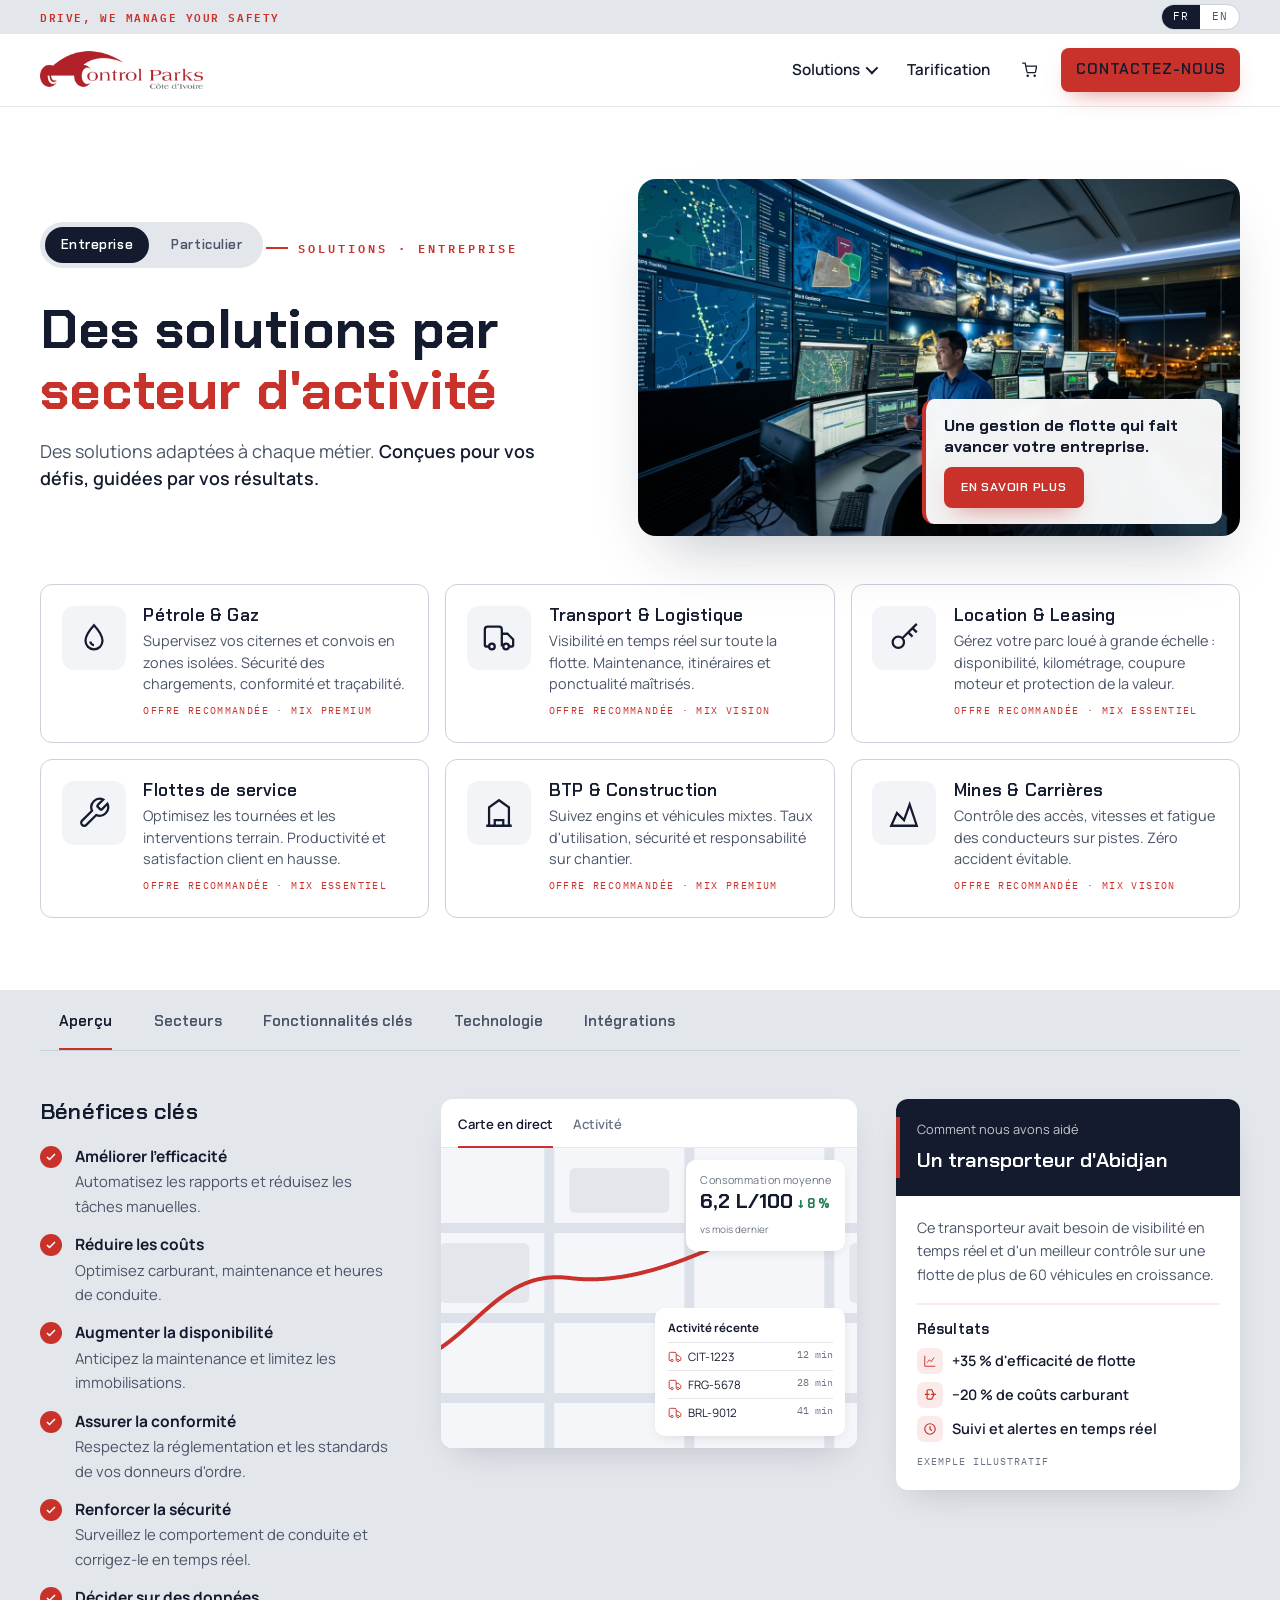
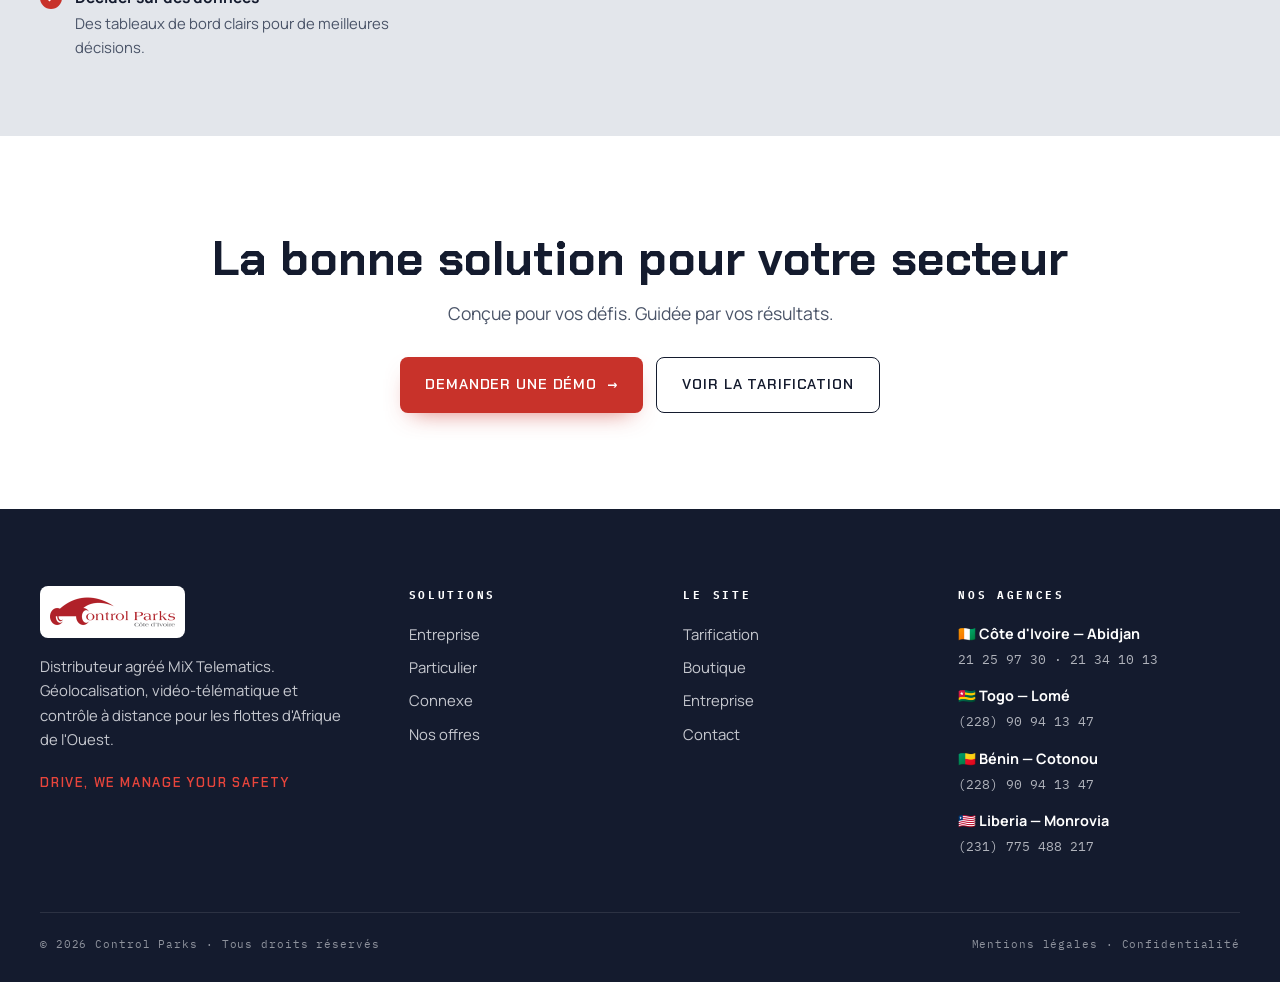
<file: solutions-entreprise.html>
<!DOCTYPE html>
<html lang="fr">
<head>
<meta charset="utf-8">
<meta name="viewport" content="width=device-width, initial-scale=1">
<title>Solutions Entreprise — Control Parks</title>
<meta name="description" content="Solutions de gestion de flotte par secteur : pétrole & gaz, transport, location, BTP, mines. Control Parks, distributeur agréé MiX Telematics.">
<link rel="preconnect" href="https://fonts.googleapis.com">
<link rel="preconnect" href="https://fonts.gstatic.com" crossorigin>
<link rel="stylesheet" href="https://fonts.googleapis.com/css2?family=Chakra+Petch:wght@500;600;700&family=Manrope:wght@400;500;600;700;800&family=IBM+Plex+Mono:wght@400;500;600&display=swap">
<link rel="stylesheet" href="assets/cp/style.css">
</head>
<body data-solution="entreprise">
<!-- ================= EN-TÊTE ================= -->
<header id="hdr">
  <div class="topbar">
    <div class="container topbar-in">
      <span class="slogan">Drive, we manage your safety</span>
      <div class="lang" role="group" aria-label="Langue">
        <button type="button" data-lang="fr" class="act" aria-pressed="true">FR</button>
        <button type="button" data-lang="en" aria-pressed="false">EN</button>
      </div>
    </div>
  </div>
  <nav class="main container" aria-label="Navigation principale">
    <a href="index.html#/" class="logo" id="logoMain" data-nav>
      <span class="logo-mark"><svg viewBox="0 0 24 24" fill="none" stroke="#fff" stroke-width="2" stroke-linecap="round" stroke-linejoin="round"><path d="M12 21s-7-5.5-7-11a7 7 0 1 1 14 0c0 5.5-7 11-7 11z"/><circle cx="12" cy="10" r="2.6"/></svg></span>
      <img src="images/logo-control-parks.png" alt="Control Parks — Côte d'Ivoire" onerror="this.parentNode.classList.add('no-img')">
      <span class="logo-txt">Control Parks<small>Drive, we manage your safety</small></span>
    </a>
    <button class="burger" id="burger" aria-label="Menu" aria-expanded="false" aria-controls="navLinks"><span></span><span></span><span></span></button>
    <ul class="nav-links" id="navLinks">
      <li class="has-dd" id="ddSolutions">
        <button type="button" aria-haspopup="true" aria-expanded="false"><span data-i18n="nav.solutions">Solutions</span> <span class="chev"></span></button>
        <div class="dropdown">
          <a href="solutions-entreprise.html" data-nav><span><span data-i18n="nav.entreprise">Entreprise</span><small data-i18n="nav.entreprise.sub">Flottes professionnelles, PME et grands comptes</small></span><span class="arrow">→</span></a>
          <a href="solutions-particulier.html" data-nav><span><span data-i18n="nav.particulier">Particulier</span><small data-i18n="nav.particulier.sub">Protégez votre véhicule personnel</small></span><span class="arrow">→</span></a>
          <a href="index.html#/solutions/connexe" data-nav><span><span data-i18n="nav.connexe">Connexe</span><small data-i18n="nav.connexe.sub">Services et équipements associés</small></span><span class="arrow">→</span></a>
          <div class="dd-foot"><a class="btn btn-red btn-sm" href="index.html#contact" data-nav data-i18n="nav.souscrire">Souscrire</a></div>
        </div>
      </li>
      <li><a href="index.html#/tarification" data-nav data-i18n="nav.tarification">Tarification</a></li>
      <li><button type="button" class="cart-btn" id="cartBtn" aria-label="Panier" title="Panier"><svg viewBox="0 0 24 24" fill="none" stroke="currentColor" stroke-width="2" stroke-linecap="round" stroke-linejoin="round"><circle cx="9" cy="21" r="1"/><circle cx="20" cy="21" r="1"/><path d="M1 1h4l2.7 13.4a2 2 0 0 0 2 1.6h9.7a2 2 0 0 0 2-1.6L23 6H6"/></svg><span class="cart-badge" id="cartBadge">0</span></button></li>
      <li class="nav-cta"><a class="btn btn-red" href="index.html#contact" data-nav data-i18n="nav.contact">Contactez-nous</a></li>
    </ul>
  </nav>
</header>
<main>
  <!-- HÉRO : titre + photo -->
  <section class="sol-hero">
    <div class="container sol-hero-in">
      <div class="rv rv-l">
        <nav class="sol-switch" aria-label="Type de solution">
          <a href="solutions-entreprise.html" data-type="entreprise" data-i18n="sol.sw.entreprise">Entreprise</a>
          <a href="solutions-particulier.html" data-type="particulier" data-i18n="sol.sw.particulier">Particulier</a>
        </nav>
        <span class="eyebrow" id="solEyebrow">Solutions</span>
        <h1 id="solTitle">Des solutions par secteur d'activité</h1>
        <p class="lead" id="solLead"></p>
      </div>
      <div class="sol-photo rv rv-r rv-d200" id="solPhoto">
        <div class="ph"><svg viewBox="0 0 24 24" fill="none" stroke-width="1.5"><rect x="3" y="3" width="18" height="18" rx="2"/><circle cx="8.5" cy="8.5" r="1.5"/><path d="M21 15l-5-5L5 21"/></svg><span data-i18n="sol.photo">Votre photo ici</span><code></code></div>
        <img alt="" loading="lazy" onerror="imgTry(this)">
        <div class="sol-caption rv rv-d600"><b id="solCaption"></b><a class="btn btn-red btn-sm" href="#details" data-i18n="sol.more">En savoir plus</a></div>
      </div>
    </div>
  </section>

  <!-- GRILLE DES SECTEURS / USAGES -->
  <section class="ind-sec">
    <div class="container"><div class="ind-grid rv-stagger" id="indGrid"></div></div>
  </section>

  <!-- ONGLETS : aperçu, secteurs, fonctionnalités, technologie, intégrations -->
  <section class="sol-tabs" id="details">
    <div class="container">
      <div class="tabbar" id="tabbar" role="tablist"></div>
      <div id="tabPanels"></div>
    </div>
  </section>

  <!-- APPEL À L'ACTION -->
  <section class="sol-cta">
    <div class="container">
      <h2 class="rv" id="ctaTitle"></h2>
      <p class="rv rv-d200" id="ctaText"></p>
      <div class="cta-row rv rv-d250">
        <a class="btn btn-red" href="index.html#contact"><span data-i18n="sol.cta.demo">Demander une démo</span> <span class="arr">→</span></a>
        <a class="btn btn-ghost" href="index.html#/tarification" data-i18n="sol.cta.prix">Voir la tarification</a>
      </div>
    </div>
  </section>
</main>
<!-- ================= PIED DE PAGE ================= -->
<footer>
  <div class="container">
    <div class="foot-grid rv rv-stagger">
      <div class="foot-brand">
        <a href="index.html#/" class="foot-logo" data-nav><img src="images/logo-control-parks.png" alt="Control Parks — Côte d'Ivoire" onerror="this.parentNode.classList.add('no-img')"><span class="logo-txt">Control Parks</span></a>
        <p data-i18n="foot.text">Distributeur agréé MiX Telematics. Géolocalisation, vidéo-télématique et contrôle à distance pour les flottes d'Afrique de l'Ouest.</p>
        <span class="slogan">Drive, we manage your safety</span>
      </div>
      <div>
        <h5 data-i18n="nav.solutions">Solutions</h5>
        <ul>
          <li><a href="solutions-entreprise.html" data-nav data-i18n="nav.entreprise">Entreprise</a></li>
          <li><a href="solutions-particulier.html" data-nav data-i18n="nav.particulier">Particulier</a></li>
          <li><a href="index.html#/solutions/connexe" data-nav data-i18n="nav.connexe">Connexe</a></li>
          <li><a href="index.html#offres" data-nav data-i18n="foot.offres">Nos offres</a></li>
        </ul>
      </div>
      <div>
        <h5 data-i18n="foot.site">Le site</h5>
        <ul>
          <li><a href="index.html#/tarification" data-nav data-i18n="nav.tarification">Tarification</a></li>
          <li><a href="boutique.html" data-nav data-i18n="foot.boutique">Boutique</a></li>
          <li><a href="index.html#/entreprise" data-nav data-i18n="foot.entreprise">Entreprise</a></li>
          <li><a href="index.html#contact" data-nav data-i18n="foot.contact">Contact</a></li>
        </ul>
      </div>
      <div>
        <h5 data-i18n="foot.agences">Nos agences</h5>
        <div id="footAgences"></div>
      </div>
    </div>
    <div class="foot-bottom">
      <span>© <span id="year">2026</span> Control Parks · <span data-i18n="foot.rights">Tous droits réservés</span></span>
      <span><a href="#" data-i18n="foot.legal">Mentions légales</a> · <a href="#" data-i18n="foot.privacy">Confidentialité</a></span>
    </div>
  </div>
</footer>

<!-- PANIER -->
<div class="cart-veil" id="cartVeil"></div>
<aside class="cart-drawer" id="cartDrawer" aria-label="Panier" aria-hidden="true">
  <div class="cart-head"><h3 data-i18n="cart.title">Votre panier</h3><button type="button" class="cart-close" id="cartClose" aria-label="Fermer">×</button></div>
  <div class="cart-body" id="cartBody"></div>
  <div class="cart-foot">
    <div class="cart-total"><span data-i18n="cart.total">Total</span><b id="cartTotal">0 FCFA</b></div>
    <a class="btn btn-red" href="boutique.html" data-nav id="cartGo"><span data-i18n="cart.go">Voir la boutique</span> <span class="arr">→</span></a>
  </div>
</aside>

<button class="to-top" id="toTop" aria-label="Haut de page"><svg viewBox="0 0 24 24" fill="none" stroke="currentColor" stroke-width="2.5"><path d="M12 19V5m-7 7l7-7 7 7"/></svg></button>
<script src="assets/cp/common.js"></script>
<script src="assets/cp/solutions.js"></script>
</body>
</html>
</file>
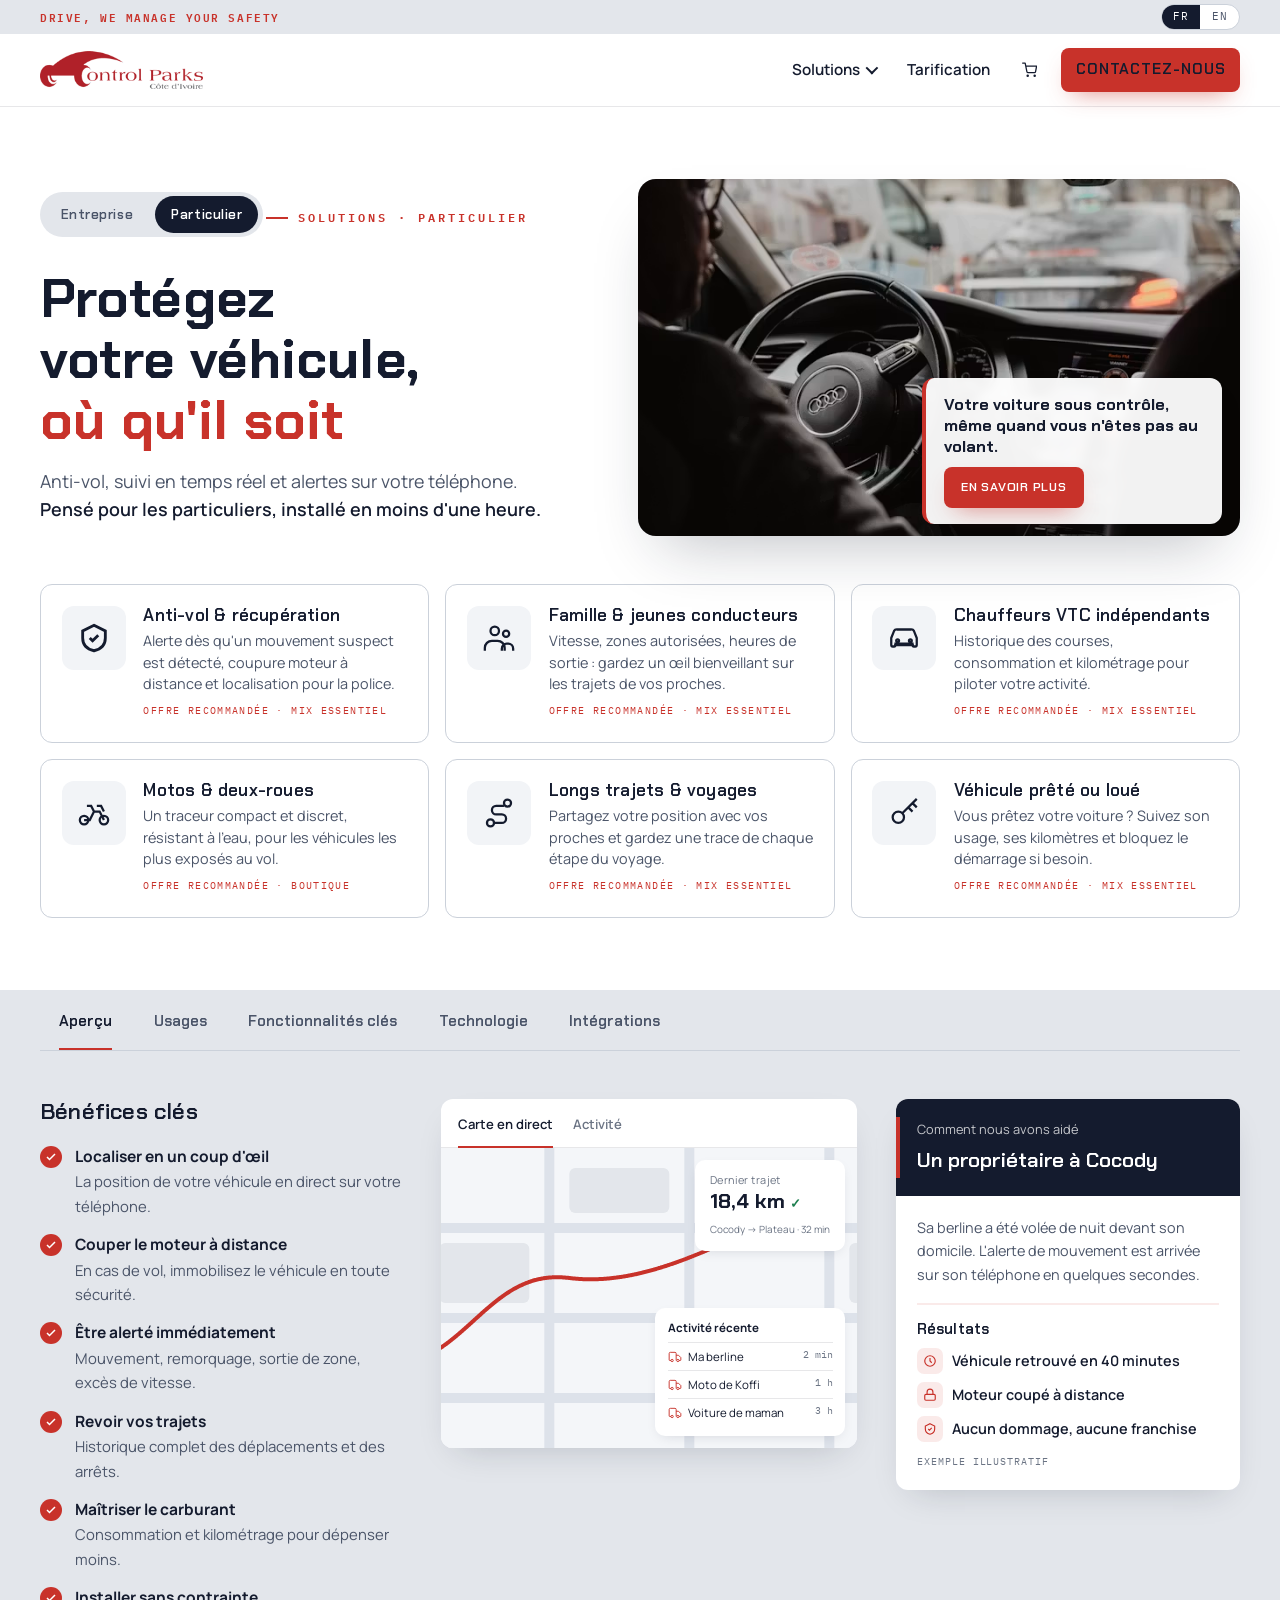
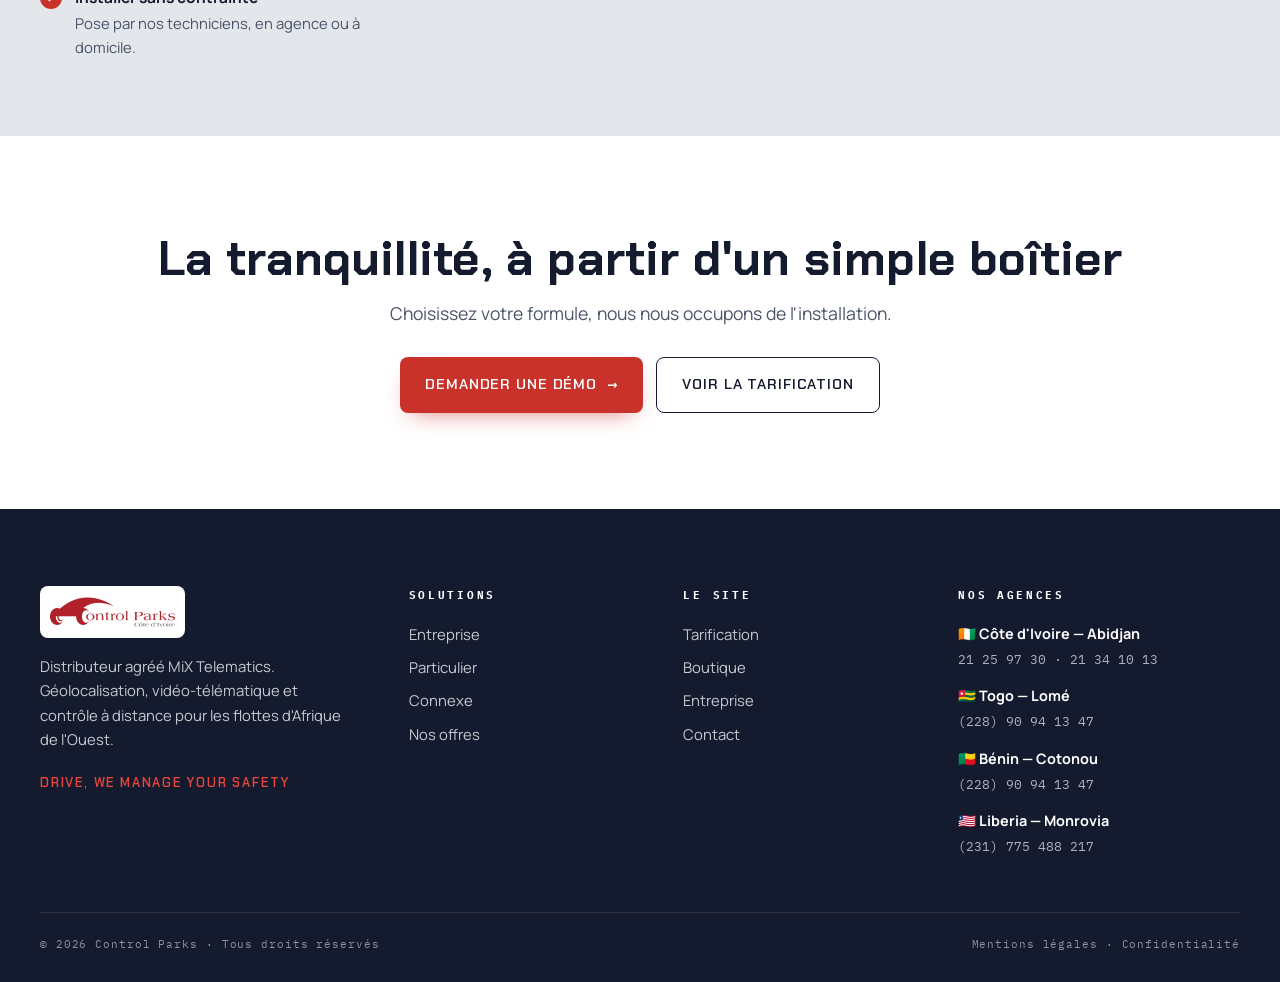
<file: solutions-particulier.html>
<!DOCTYPE html>
<html lang="fr">
<head>
<meta charset="utf-8">
<meta name="viewport" content="width=device-width, initial-scale=1">
<title>Solutions Particulier — Control Parks</title>
<meta name="description" content="Anti-vol, suivi en temps réel et alertes sur votre téléphone : la télématique Control Parks pour les particuliers.">
<link rel="preconnect" href="https://fonts.googleapis.com">
<link rel="preconnect" href="https://fonts.gstatic.com" crossorigin>
<link rel="stylesheet" href="https://fonts.googleapis.com/css2?family=Chakra+Petch:wght@500;600;700&family=Manrope:wght@400;500;600;700;800&family=IBM+Plex+Mono:wght@400;500;600&display=swap">
<link rel="stylesheet" href="assets/cp/style.css">
</head>
<body data-solution="particulier">
<!-- ================= EN-TÊTE ================= -->
<header id="hdr">
  <div class="topbar">
    <div class="container topbar-in">
      <span class="slogan">Drive, we manage your safety</span>
      <div class="lang" role="group" aria-label="Langue">
        <button type="button" data-lang="fr" class="act" aria-pressed="true">FR</button>
        <button type="button" data-lang="en" aria-pressed="false">EN</button>
      </div>
    </div>
  </div>
  <nav class="main container" aria-label="Navigation principale">
    <a href="index.html#/" class="logo" id="logoMain" data-nav>
      <span class="logo-mark"><svg viewBox="0 0 24 24" fill="none" stroke="#fff" stroke-width="2" stroke-linecap="round" stroke-linejoin="round"><path d="M12 21s-7-5.5-7-11a7 7 0 1 1 14 0c0 5.5-7 11-7 11z"/><circle cx="12" cy="10" r="2.6"/></svg></span>
      <img src="images/logo-control-parks.png" alt="Control Parks — Côte d'Ivoire" onerror="this.parentNode.classList.add('no-img')">
      <span class="logo-txt">Control Parks<small>Drive, we manage your safety</small></span>
    </a>
    <button class="burger" id="burger" aria-label="Menu" aria-expanded="false" aria-controls="navLinks"><span></span><span></span><span></span></button>
    <ul class="nav-links" id="navLinks">
      <li class="has-dd" id="ddSolutions">
        <button type="button" aria-haspopup="true" aria-expanded="false"><span data-i18n="nav.solutions">Solutions</span> <span class="chev"></span></button>
        <div class="dropdown">
          <a href="solutions-entreprise.html" data-nav><span><span data-i18n="nav.entreprise">Entreprise</span><small data-i18n="nav.entreprise.sub">Flottes professionnelles, PME et grands comptes</small></span><span class="arrow">→</span></a>
          <a href="solutions-particulier.html" data-nav><span><span data-i18n="nav.particulier">Particulier</span><small data-i18n="nav.particulier.sub">Protégez votre véhicule personnel</small></span><span class="arrow">→</span></a>
          <a href="index.html#/solutions/connexe" data-nav><span><span data-i18n="nav.connexe">Connexe</span><small data-i18n="nav.connexe.sub">Services et équipements associés</small></span><span class="arrow">→</span></a>
          <div class="dd-foot"><a class="btn btn-red btn-sm" href="index.html#contact" data-nav data-i18n="nav.souscrire">Souscrire</a></div>
        </div>
      </li>
      <li><a href="index.html#/tarification" data-nav data-i18n="nav.tarification">Tarification</a></li>
      <li><button type="button" class="cart-btn" id="cartBtn" aria-label="Panier" title="Panier"><svg viewBox="0 0 24 24" fill="none" stroke="currentColor" stroke-width="2" stroke-linecap="round" stroke-linejoin="round"><circle cx="9" cy="21" r="1"/><circle cx="20" cy="21" r="1"/><path d="M1 1h4l2.7 13.4a2 2 0 0 0 2 1.6h9.7a2 2 0 0 0 2-1.6L23 6H6"/></svg><span class="cart-badge" id="cartBadge">0</span></button></li>
      <li class="nav-cta"><a class="btn btn-red" href="index.html#contact" data-nav data-i18n="nav.contact">Contactez-nous</a></li>
    </ul>
  </nav>
</header>
<main>
  <!-- HÉRO : titre + photo -->
  <section class="sol-hero">
    <div class="container sol-hero-in">
      <div class="rv rv-l">
        <nav class="sol-switch" aria-label="Type de solution">
          <a href="solutions-entreprise.html" data-type="entreprise" data-i18n="sol.sw.entreprise">Entreprise</a>
          <a href="solutions-particulier.html" data-type="particulier" data-i18n="sol.sw.particulier">Particulier</a>
        </nav>
        <span class="eyebrow" id="solEyebrow">Solutions</span>
        <h1 id="solTitle">Des solutions par secteur d'activité</h1>
        <p class="lead" id="solLead"></p>
      </div>
      <div class="sol-photo rv rv-r rv-d200" id="solPhoto">
        <div class="ph"><svg viewBox="0 0 24 24" fill="none" stroke-width="1.5"><rect x="3" y="3" width="18" height="18" rx="2"/><circle cx="8.5" cy="8.5" r="1.5"/><path d="M21 15l-5-5L5 21"/></svg><span data-i18n="sol.photo">Votre photo ici</span><code></code></div>
        <img alt="" loading="lazy" onerror="imgTry(this)">
        <div class="sol-caption rv rv-d600"><b id="solCaption"></b><a class="btn btn-red btn-sm" href="#details" data-i18n="sol.more">En savoir plus</a></div>
      </div>
    </div>
  </section>

  <!-- GRILLE DES SECTEURS / USAGES -->
  <section class="ind-sec">
    <div class="container"><div class="ind-grid rv-stagger" id="indGrid"></div></div>
  </section>

  <!-- ONGLETS : aperçu, secteurs, fonctionnalités, technologie, intégrations -->
  <section class="sol-tabs" id="details">
    <div class="container">
      <div class="tabbar" id="tabbar" role="tablist"></div>
      <div id="tabPanels"></div>
    </div>
  </section>

  <!-- APPEL À L'ACTION -->
  <section class="sol-cta">
    <div class="container">
      <h2 class="rv" id="ctaTitle"></h2>
      <p class="rv rv-d200" id="ctaText"></p>
      <div class="cta-row rv rv-d250">
        <a class="btn btn-red" href="index.html#contact"><span data-i18n="sol.cta.demo">Demander une démo</span> <span class="arr">→</span></a>
        <a class="btn btn-ghost" href="index.html#/tarification" data-i18n="sol.cta.prix">Voir la tarification</a>
      </div>
    </div>
  </section>
</main>
<!-- ================= PIED DE PAGE ================= -->
<footer>
  <div class="container">
    <div class="foot-grid rv rv-stagger">
      <div class="foot-brand">
        <a href="index.html#/" class="foot-logo" data-nav><img src="images/logo-control-parks.png" alt="Control Parks — Côte d'Ivoire" onerror="this.parentNode.classList.add('no-img')"><span class="logo-txt">Control Parks</span></a>
        <p data-i18n="foot.text">Distributeur agréé MiX Telematics. Géolocalisation, vidéo-télématique et contrôle à distance pour les flottes d'Afrique de l'Ouest.</p>
        <span class="slogan">Drive, we manage your safety</span>
      </div>
      <div>
        <h5 data-i18n="nav.solutions">Solutions</h5>
        <ul>
          <li><a href="solutions-entreprise.html" data-nav data-i18n="nav.entreprise">Entreprise</a></li>
          <li><a href="solutions-particulier.html" data-nav data-i18n="nav.particulier">Particulier</a></li>
          <li><a href="index.html#/solutions/connexe" data-nav data-i18n="nav.connexe">Connexe</a></li>
          <li><a href="index.html#offres" data-nav data-i18n="foot.offres">Nos offres</a></li>
        </ul>
      </div>
      <div>
        <h5 data-i18n="foot.site">Le site</h5>
        <ul>
          <li><a href="index.html#/tarification" data-nav data-i18n="nav.tarification">Tarification</a></li>
          <li><a href="boutique.html" data-nav data-i18n="foot.boutique">Boutique</a></li>
          <li><a href="index.html#/entreprise" data-nav data-i18n="foot.entreprise">Entreprise</a></li>
          <li><a href="index.html#contact" data-nav data-i18n="foot.contact">Contact</a></li>
        </ul>
      </div>
      <div>
        <h5 data-i18n="foot.agences">Nos agences</h5>
        <div id="footAgences"></div>
      </div>
    </div>
    <div class="foot-bottom">
      <span>© <span id="year">2026</span> Control Parks · <span data-i18n="foot.rights">Tous droits réservés</span></span>
      <span><a href="#" data-i18n="foot.legal">Mentions légales</a> · <a href="#" data-i18n="foot.privacy">Confidentialité</a></span>
    </div>
  </div>
</footer>

<!-- PANIER -->
<div class="cart-veil" id="cartVeil"></div>
<aside class="cart-drawer" id="cartDrawer" aria-label="Panier" aria-hidden="true">
  <div class="cart-head"><h3 data-i18n="cart.title">Votre panier</h3><button type="button" class="cart-close" id="cartClose" aria-label="Fermer">×</button></div>
  <div class="cart-body" id="cartBody"></div>
  <div class="cart-foot">
    <div class="cart-total"><span data-i18n="cart.total">Total</span><b id="cartTotal">0 FCFA</b></div>
    <a class="btn btn-red" href="boutique.html" data-nav id="cartGo"><span data-i18n="cart.go">Voir la boutique</span> <span class="arr">→</span></a>
  </div>
</aside>

<button class="to-top" id="toTop" aria-label="Haut de page"><svg viewBox="0 0 24 24" fill="none" stroke="currentColor" stroke-width="2.5"><path d="M12 19V5m-7 7l7-7 7 7"/></svg></button>
<script src="assets/cp/common.js"></script>
<script src="assets/cp/solutions.js"></script>
</body>
</html>
</file>
<file: assets/cp/style.css>
/* =====================================================================
   CONTROL PARKS V2 — THÈME CLAIR
   Palette : blanc (base) · gris #E3E6EB (sections alternées) · rouge #C8322A (textes, boutons)
   ===================================================================== */
:root{
  --red:#C8322A; --red-hot:#E8453C; --red-deep:#A3261F; --red-dim:rgba(200,50,42,.10);
  --paper:#FFFFFF; --grey:#E3E6EB; --grey-2:#CBD1DA; --grey-3:#9AA3B2; --grey-soft:#F2F4F7;
  --ink:#141B2E; --ink-mid:#4A5468; --ink-soft:#6B7484; --navy:#0B132B;
  --line:rgba(20,27,46,.10);
  --disp:'Chakra Petch',sans-serif; --body:'Manrope',sans-serif; --mono:'IBM Plex Mono',monospace;
  --shadow-lg:0 30px 60px -24px rgba(20,27,46,.28); --shadow-md:0 14px 34px -16px rgba(20,27,46,.22); --shadow-sm:0 4px 14px -6px rgba(20,27,46,.18);
  --r-lg:18px; --r-md:12px; --r-sm:8px;
  --ease:cubic-bezier(.22,.8,.28,1);
  --hdr-h:72px;
}
*,*::before,*::after{box-sizing:border-box;margin:0;padding:0}
html{scroll-behavior:smooth;-webkit-text-size-adjust:100%;overflow-x:hidden}
body{font-family:var(--body);color:var(--ink);background:var(--paper);line-height:1.65;overflow-x:hidden;-webkit-font-smoothing:antialiased}
img,video,svg{max-width:100%;display:block}
a{color:inherit;text-decoration:none}
button{font:inherit;color:inherit;background:none;border:0;cursor:pointer}
ul{list-style:none}
::selection{background:var(--red);color:#fff}
:focus-visible{outline:2px solid var(--red);outline-offset:3px;border-radius:4px}
h1,h2,h3,h4,.disp{font-family:var(--disp);line-height:1.12;letter-spacing:.2px;text-wrap:balance}
h1{font-size:clamp(2rem,4.2vw,3.4rem);font-weight:700}
h2{font-size:clamp(1.6rem,3vw,2.4rem);font-weight:700}
h3{font-size:1.35rem;font-weight:600}
h4{font-size:1.1rem;font-weight:600}
mark{background:none;color:var(--red)}
.mono{font-family:var(--mono)}
.container{width:min(1200px,100% - 2*clamp(16px,4vw,40px));margin-inline:auto}
.eyebrow{font-family:var(--mono);font-size:.72rem;font-weight:600;letter-spacing:.26em;text-transform:uppercase;color:var(--red);display:inline-flex;align-items:center;gap:.6rem}
.eyebrow::before{content:"";width:22px;height:2px;background:var(--red);flex:none}
.eyebrow.center{justify-content:center}
.sec-head{max-width:720px;margin-bottom:2.6rem}
.sec-head.center{margin-inline:auto;text-align:center}
.sec-head h2{margin:.7rem 0 .8rem}
.sec-head p{color:var(--ink-mid);font-size:1.05rem;max-width:62ch}
.sec-head.center p{margin-inline:auto}
.blk{padding-block:clamp(64px,8vw,104px)}
.blk.grey{background:var(--grey)}

/* ---------- ANIMATIONS D'APPARITION (façon AOS) ----------
   .rv            fade-up (défaut)          .rv-l  fade-right : arrive depuis la gauche
   .rv-r          fade-left : arrive depuis la droite     .rv-zoom  zoom-in
   .rv-d200 / .rv-d250 / .rv-d400 / .rv-d600 / .rv-d800   délais
   .rv-stagger    les enfants directs apparaissent l'un après l'autre (200 ms d'écart)
   Sans JS ou avec « réduire les animations », tout est visible directement. */
.rv{opacity:1;transform:none}
html.js .rv{opacity:0;transform:translate3d(0,36px,0);transition:opacity .8s var(--ease),transform .8s var(--ease)}
html.js .rv.rv-l{transform:translate3d(-48px,0,0)}
html.js .rv.rv-r{transform:translate3d(48px,0,0)}
html.js .rv.rv-zoom{transform:scale(.92)}
html.js .rv.in{opacity:1;transform:none}
html.js .rv-d200{transition-delay:.2s} html.js .rv-d250{transition-delay:.25s} html.js .rv-d400{transition-delay:.4s} html.js .rv-d600{transition-delay:.6s} html.js .rv-d800{transition-delay:.8s}
html.js .rv-d1{transition-delay:.2s} html.js .rv-d2{transition-delay:.4s} html.js .rv-d3{transition-delay:.6s}
html.js .rv-stagger>*{opacity:0;transform:translate3d(0,26px,0);transition:opacity .7s var(--ease),transform .7s var(--ease)}
html.js .rv-stagger.in>*{opacity:1;transform:none}
html.js .rv-stagger.in>*:nth-child(2){transition-delay:.2s} html.js .rv-stagger.in>*:nth-child(3){transition-delay:.4s} html.js .rv-stagger.in>*:nth-child(4){transition-delay:.6s} html.js .rv-stagger.in>*:nth-child(5){transition-delay:.8s} html.js .rv-stagger.in>*:nth-child(6){transition-delay:1s}
@media (prefers-reduced-motion:reduce){html.js .rv,html.js .rv-stagger>*{opacity:1;transform:none;transition:none} *{animation-duration:.001s!important;animation-iteration-count:1!important;transition-duration:.001s!important}}

/* ---------- boutons ---------- */
.btn{display:inline-flex;align-items:center;justify-content:center;gap:.6rem;font-family:var(--disp);font-weight:600;font-size:.9rem;letter-spacing:.06em;text-transform:uppercase;padding:.95rem 1.6rem;border-radius:var(--r-sm);transition:transform .25s var(--ease),box-shadow .25s var(--ease),background .25s,color .25s,border-color .25s;white-space:nowrap}
.btn .arr{transition:transform .25s var(--ease)}
.btn:hover .arr{transform:translateX(4px)}
.btn-red{background:var(--red);color:#fff;box-shadow:0 10px 24px -12px rgba(200,50,42,.7)}
.btn-red:hover{background:var(--red-deep);transform:translateY(-2px);box-shadow:0 16px 30px -12px rgba(200,50,42,.7)}
.btn-ghost{border:1.5px solid var(--ink);color:var(--ink);background:transparent}
.btn-ghost:hover{background:var(--ink);color:#fff;transform:translateY(-2px)}
.btn-light{background:#fff;color:var(--ink);border:1.5px solid var(--grey-2)}
.btn-light:hover{border-color:var(--ink);transform:translateY(-2px)}
.btn-sm{padding:.65rem 1.1rem;font-size:.78rem}

/* ---------- header ---------- */
header#hdr{position:sticky;top:0;z-index:60;background:rgba(255,255,255,.92);backdrop-filter:blur(12px);-webkit-backdrop-filter:blur(12px);border-bottom:1px solid var(--line)}
.topbar{background:var(--grey);font-family:var(--mono);font-size:.7rem;letter-spacing:.14em;text-transform:uppercase;color:var(--ink-mid)}
.topbar-in{display:flex;align-items:center;justify-content:flex-end;gap:1.4rem;height:34px}
.topbar-in .slogan{margin-right:auto;color:var(--red);font-weight:600;display:none}
@media(min-width:640px){.topbar-in .slogan{display:inline}}
.lang{display:inline-flex;border:1px solid var(--grey-2);border-radius:20px;overflow:hidden;background:#fff}
.lang button{padding:.2rem .7rem;font-family:var(--mono);font-size:.68rem;letter-spacing:.1em;color:var(--ink-mid);transition:background .2s,color .2s}
.lang button.act{background:var(--ink);color:#fff}
.lang button:hover:not(.act){color:var(--red)}
nav.main{display:flex;align-items:center;gap:1.4rem;height:var(--hdr-h)}
.logo{display:inline-flex;align-items:center;gap:.7rem;margin-right:auto;font-family:var(--disp)}
.logo img{height:52px;width:auto}
.logo .logo-txt{display:none;font-weight:700;font-size:1.25rem;line-height:1;letter-spacing:.02em;color:var(--ink)}
.logo .logo-txt small{display:block;font-family:var(--mono);font-size:.58rem;letter-spacing:.24em;text-transform:uppercase;color:var(--red);margin-top:.35rem;font-weight:500}
.logo.no-img img{display:none}.logo.no-img .logo-txt{display:block}
.logo-mark{width:38px;height:38px;border-radius:9px;background:var(--red);display:none;align-items:center;justify-content:center;flex:none}
.logo.no-img .logo-mark{display:inline-flex}
.logo-mark svg{width:22px;height:22px}
.nav-links{display:flex;align-items:center;gap:.2rem}
.nav-links>li{position:relative}
.nav-links>li>a,.nav-links>li>button{display:inline-flex;align-items:center;gap:.4rem;padding:.6rem .9rem;font-weight:600;font-size:.95rem;color:var(--ink);border-radius:var(--r-sm);transition:color .2s,background .2s}
.nav-links>li>a:hover,.nav-links>li>button:hover,.nav-links>li.open>button{color:var(--red);background:var(--red-dim)}
.chev{width:9px;height:9px;border-right:2px solid currentColor;border-bottom:2px solid currentColor;transform:rotate(45deg) translateY(-2px);transition:transform .25s}
li.open .chev{transform:rotate(225deg) translateY(-2px)}
.dropdown{position:absolute;top:calc(100% + 10px);left:0;min-width:260px;background:#fff;border:1px solid var(--line);border-radius:var(--r-md);box-shadow:var(--shadow-lg);padding:.6rem;opacity:0;visibility:hidden;transform:translateY(8px);transition:opacity .25s var(--ease),transform .25s var(--ease),visibility .25s}
li.open>.dropdown,li:hover>.dropdown{opacity:1;visibility:visible;transform:none}
.dropdown a{display:flex;align-items:center;justify-content:space-between;gap:1rem;padding:.7rem .85rem;border-radius:var(--r-sm);font-weight:600;font-size:.93rem;transition:background .2s,color .2s}
.dropdown a small{display:block;font-weight:500;font-size:.76rem;color:var(--ink-soft);margin-top:.1rem}
.dropdown a:hover{background:var(--red-dim);color:var(--red)}
.dropdown a .arrow{color:var(--red);opacity:0;transform:translateX(-4px);transition:.2s}
.dropdown a:hover .arrow{opacity:1;transform:none}
.dropdown .dd-foot{margin:.5rem .25rem .1rem;padding-top:.7rem;border-top:1px solid var(--line);display:flex;justify-content:flex-end}
.cart-btn{position:relative;width:44px;height:44px;border-radius:50%;display:inline-flex;align-items:center;justify-content:center;color:var(--ink);transition:background .2s,color .2s}
.cart-btn:hover{background:var(--red-dim);color:var(--red)}
.cart-btn svg{width:22px;height:22px}
.cart-badge{position:absolute;top:2px;right:0;min-width:18px;height:18px;padding:0 5px;border-radius:9px;background:var(--red);color:#fff;font-family:var(--mono);font-size:.64rem;font-weight:600;display:flex;align-items:center;justify-content:center;transform:scale(0);transition:transform .25s var(--ease)}
.cart-badge.show{transform:scale(1)}
.nav-cta{margin-left:.4rem}
.burger{display:none;width:44px;height:44px;flex-direction:column;justify-content:center;align-items:center;gap:5px;border-radius:var(--r-sm)}
.burger span{width:22px;height:2px;background:var(--ink);border-radius:2px;transition:.3s var(--ease)}
.burger[aria-expanded="true"] span:nth-child(1){transform:translateY(7px) rotate(45deg)}
.burger[aria-expanded="true"] span:nth-child(2){opacity:0}
.burger[aria-expanded="true"] span:nth-child(3){transform:translateY(-7px) rotate(-45deg)}
@media(max-width:960px){
  .burger{display:flex}
  .nav-links{position:fixed;inset:calc(var(--hdr-h) + 34px) 0 0 0;background:#fff;flex-direction:column;align-items:stretch;padding:1rem clamp(16px,4vw,40px) 2rem;gap:.2rem;overflow:auto;transform:translateX(100%);visibility:hidden;transition:transform .35s var(--ease),visibility .35s;z-index:59}
  .nav-links.open{transform:none;visibility:visible}
  .nav-links>li>a,.nav-links>li>button{width:100%;justify-content:space-between;font-size:1.05rem;padding:.9rem .6rem}
  .dropdown{position:static;opacity:1;visibility:visible;transform:none;box-shadow:none;border:0;border-left:2px solid var(--grey-2);border-radius:0;margin:.2rem 0 .6rem .6rem;padding:.2rem 0 .2rem .6rem;display:none}
  li.open>.dropdown{display:block}
  .nav-cta{margin:1rem 0 0}
  .nav-cta .btn{width:100%}
}

/* ---------- pages (routage par ancres) ---------- */
.page{display:none}.page.act{display:block}

/* ---------- HÉRO VIDÉO ---------- */
.hero{position:relative;min-height:clamp(520px,74vh,760px);display:flex;align-items:center;background:var(--navy);overflow:hidden;isolation:isolate}
.hero-media{position:absolute;inset:0;z-index:-2}
.hero-media video,.hero-media img{width:100%;height:100%;object-fit:cover}
.hero-veil{position:absolute;inset:0;z-index:-1;background:linear-gradient(90deg,rgba(11,19,43,.55) 0%,rgba(11,19,43,.25) 45%,rgba(11,19,43,.15) 100%)}
.hero-in{display:grid;grid-template-columns:minmax(0,460px) 1fr;align-items:center;padding-block:clamp(56px,7vw,96px) clamp(96px,12vw,150px)}
.hero-panel{background:rgba(255,255,255,.94);backdrop-filter:blur(6px);-webkit-backdrop-filter:blur(6px);border-radius:var(--r-lg);padding:clamp(1.6rem,3vw,2.6rem);box-shadow:var(--shadow-lg);border-left:5px solid var(--red)}
.hero-panel h1{margin:.9rem 0 1rem;font-size:clamp(1.75rem,3.1vw,2.6rem)}
.hero-panel p{color:var(--ink-mid);font-size:1.05rem;max-width:44ch;margin-bottom:1.6rem}
.cta-row{display:flex;gap:.8rem;flex-wrap:wrap}
.hero-live{position:absolute;right:clamp(16px,4vw,48px);top:24px;display:inline-flex;align-items:center;gap:.5rem;font-family:var(--mono);font-size:.68rem;letter-spacing:.2em;color:#fff;background:rgba(11,19,43,.45);border:1px solid rgba(255,255,255,.25);padding:.4rem .8rem;border-radius:20px;backdrop-filter:blur(4px)}
.hero-live i{width:7px;height:7px;border-radius:50%;background:var(--red-hot);box-shadow:0 0 0 0 rgba(232,69,60,.6);animation:pulse 1.8s infinite}
@keyframes pulse{0%{box-shadow:0 0 0 0 rgba(232,69,60,.6)}70%{box-shadow:0 0 0 9px rgba(232,69,60,0)}100%{box-shadow:0 0 0 0 rgba(232,69,60,0)}}
@media(max-width:800px){.hero-in{grid-template-columns:1fr;padding-bottom:clamp(110px,18vw,150px)}.hero-live{display:none}}

/* ---------- CHIFFRES CLÉS (mord sur le bas du héro) ---------- */
.kpi-sec{background:var(--grey);padding-bottom:clamp(40px,5vw,64px)}
.kpi-band{margin-top:-78px;position:relative;z-index:2;display:grid;grid-template-columns:repeat(3,1fr);background:#fff;border-radius:var(--r-lg);box-shadow:var(--shadow-lg);overflow:hidden}
.kpi{padding:clamp(1.4rem,3vw,2.2rem) clamp(1.2rem,3vw,2.4rem);display:flex;flex-direction:column;gap:.3rem;position:relative}
.kpi+.kpi::before{content:"";position:absolute;left:0;top:22%;bottom:22%;width:1px;background:var(--line)}
.kpi b{font-family:var(--disp);font-size:clamp(2rem,4vw,3rem);font-weight:700;color:var(--red);line-height:1;font-variant-numeric:tabular-nums;letter-spacing:-.01em}
.kpi b sup{font-size:.5em;vertical-align:top;margin-left:2px}
.kpi span{font-weight:600;color:var(--ink)}
.kpi small{font-size:.8rem;color:var(--ink-soft)}
@media(max-width:700px){.kpi-band{grid-template-columns:1fr}.kpi+.kpi::before{left:8%;right:8%;top:0;bottom:auto;width:auto;height:1px}}

/* ---------- LOGOS CLIENTS ---------- */
.logos-strip{padding-block:clamp(40px,5vw,60px);background:#fff;border-bottom:1px solid var(--line)}
.logos-head{text-align:center;font-family:var(--mono);font-size:.72rem;letter-spacing:.26em;text-transform:uppercase;color:var(--ink-mid);margin-bottom:1.8rem;display:flex;align-items:center;gap:1.2rem;justify-content:center}
.logos-head::before,.logos-head::after{content:"";flex:0 1 80px;height:1px;background:var(--grey-2)}
.logos-mask{overflow:hidden;-webkit-mask-image:linear-gradient(90deg,transparent,#000 10%,#000 90%,transparent);mask-image:linear-gradient(90deg,transparent,#000 10%,#000 90%,transparent)}
.logos-track{display:flex;gap:clamp(2rem,6vw,5rem);width:max-content;animation:marquee 38s linear infinite;align-items:center}
.logos-mask:hover .logos-track{animation-play-state:paused}
@keyframes marquee{to{transform:translateX(-50%)}}
.logo-item{display:flex;align-items:center;justify-content:center;height:56px;min-width:120px;flex:none}
.logo-item img{max-height:52px;width:auto;object-fit:contain}
.logo-item .logo-fallback{font-family:var(--disp);font-weight:700;font-size:1.1rem;color:var(--ink-mid);letter-spacing:.04em;white-space:nowrap;border:1.5px dashed var(--grey-2);padding:.4rem 1rem;border-radius:var(--r-sm)}

/* ---------- CARTE INTERACTIVE ---------- */
.map-top{display:flex;justify-content:space-between;align-items:flex-end;gap:2rem;flex-wrap:wrap;margin-bottom:2rem}
.map-top .sec-head{margin-bottom:0}
.map-badge{display:inline-flex;align-items:center;gap:.6rem;font-family:var(--mono);font-size:.7rem;letter-spacing:.18em;text-transform:uppercase;color:var(--ink);background:#fff;border:1px solid var(--grey-2);padding:.55rem 1rem;border-radius:20px}
.map-badge i{width:8px;height:8px;border-radius:50%;background:var(--red-hot);animation:pulse 1.8s infinite}
.map-layout{display:grid;grid-template-columns:minmax(0,1.25fr) minmax(320px,.85fr);gap:clamp(1.4rem,3vw,2.6rem);align-items:start}
@media(max-width:900px){.map-layout{grid-template-columns:1fr}}
.map-stage{background:#fff;border-radius:var(--r-lg);box-shadow:var(--shadow-md);padding:clamp(.8rem,2vw,1.4rem);display:flex;flex-direction:column;gap:1rem;position:relative}
.map-box{position:relative;width:100%;aspect-ratio:1000/470;max-width:100%;background:var(--grey-soft);border-radius:var(--r-md);overflow:hidden;cursor:crosshair}
.map-box svg.map{width:100%;height:100%;display:block}
.map-box .cty{fill:#fff;stroke:var(--grey-3);stroke-width:1;transition:fill .3s}
.map-box .cty.on{fill:#FBE9E7;stroke:var(--red);stroke-width:1.2}
.map-box .cty.on.cur{fill:#F6CFCB}
.map-inset{position:absolute;left:12px;top:12px;width:clamp(70px,14%,120px);aspect-ratio:1;background:rgba(255,255,255,.85);border:1px solid var(--grey-2);border-radius:8px;padding:6px;pointer-events:none}
.map-inset svg{width:100%;height:100%}
.map-inset path{fill:#fff;stroke:var(--grey-3);stroke-width:1.2}
.map-inset .zoom{fill:rgba(200,50,42,.12);stroke:var(--red);stroke-width:2.5}
.map-inset .lbl{position:absolute;left:0;right:0;bottom:-16px;text-align:center;font-family:var(--mono);font-size:.55rem;letter-spacing:.14em;text-transform:uppercase;color:var(--ink-soft)}
.mpin{position:absolute;width:0;height:0;overflow:visible}
.mpin button{position:absolute;left:0;top:0;transform:translate(-50%,-50%);width:34px;height:34px;border-radius:50%;display:flex;align-items:center;justify-content:center;background:none}
.mpin .core{width:13px;height:13px;border-radius:50%;background:var(--red);border:2.5px solid #fff;box-shadow:0 2px 8px rgba(200,50,42,.5);transition:transform .25s var(--ease)}
.mpin .ring{position:absolute;inset:0;border-radius:50%;border:2px solid var(--red-hot);opacity:0;animation:ring 2.2s var(--ease) infinite}
.mpin.act .ring{animation-duration:1.4s}
.mpin.act .core{transform:scale(1.35);background:var(--red-hot)}
@keyframes ring{0%{transform:scale(.35);opacity:.9}100%{transform:scale(1.15);opacity:0}}
.mpin .tag{position:absolute;left:50%;top:-30px;transform:translateX(-50%);white-space:nowrap;font-family:var(--mono);font-size:.62rem;letter-spacing:.12em;text-transform:uppercase;background:var(--ink);color:#fff;padding:.25rem .6rem;border-radius:4px;opacity:0;transition:opacity .25s,transform .25s;pointer-events:none}
.mpin .tag::after{content:"";position:absolute;left:50%;bottom:-5px;width:8px;height:8px;background:var(--ink);transform:translateX(-50%) rotate(45deg)}
.mpin.act .tag,.mpin button:hover+.tag,.mpin:hover .tag{opacity:1;transform:translateX(-50%) translateY(-4px)}
.map-tabs{display:flex;gap:.5rem;flex-wrap:wrap}
.map-tabs button{flex:1 1 auto;display:inline-flex;align-items:center;justify-content:center;gap:.5rem;padding:.7rem .9rem;border:1.5px solid var(--grey-2);border-radius:var(--r-sm);font-family:var(--disp);font-weight:600;font-size:.86rem;letter-spacing:.04em;color:var(--ink-mid);transition:.25s var(--ease)}
.map-tabs button .flag{font-size:1.05rem;line-height:1}
.map-tabs button:hover{border-color:var(--ink);color:var(--ink)}
.map-tabs button.act{background:var(--ink);border-color:var(--ink);color:#fff}
.map-readout{position:absolute;right:12px;bottom:12px;font-family:var(--mono);font-size:.66rem;background:var(--ink);color:#fff;padding:.35rem .6rem;border-radius:4px;display:none;pointer-events:none;white-space:nowrap}
.map-box.reglage .map-readout{display:block}
.map-panel{background:#fff;border-radius:var(--r-lg);box-shadow:var(--shadow-md);overflow:hidden;display:flex;flex-direction:column;min-height:100%}
.map-panel.swap{animation:swapIn .5s var(--ease)}
@keyframes swapIn{from{opacity:0;transform:translateY(12px)}to{opacity:1;transform:none}}
.mp-media{position:relative;aspect-ratio:16/9;background:var(--grey);overflow:hidden}
.mp-media img{width:100%;height:100%;object-fit:cover;position:relative;z-index:1}
.mp-media .ph{position:absolute;inset:0;display:flex;flex-direction:column;align-items:center;justify-content:center;gap:.4rem;text-align:center;padding:1rem;color:var(--ink-soft);font-family:var(--mono);font-size:.68rem;letter-spacing:.1em;background:repeating-linear-gradient(135deg,var(--grey) 0 10px,#DADFE6 10px 20px)}
.mp-media .ph svg{width:28px;height:28px;stroke:var(--ink-soft)}
.mp-media .flagbig{position:absolute;left:14px;top:14px;font-size:1.6rem;background:rgba(255,255,255,.9);border-radius:8px;padding:.15rem .45rem;line-height:1.4}
.mp-media .hq{position:absolute;right:14px;top:14px;font-family:var(--mono);font-size:.62rem;letter-spacing:.18em;text-transform:uppercase;background:var(--red);color:#fff;padding:.3rem .6rem;border-radius:4px}
.mp-body{padding:clamp(1.2rem,2.6vw,1.8rem);display:flex;flex-direction:column;gap:.9rem;flex:1}
.mp-body h3{font-size:1.5rem}
.mp-body p{color:var(--ink-mid);font-size:.95rem}
.mp-list{display:grid;gap:.55rem;font-size:.92rem}
.mp-list li{display:flex;align-items:flex-start;gap:.7rem}
.mp-list .ic{width:30px;height:30px;border-radius:8px;background:var(--red-dim);color:var(--red);display:inline-flex;align-items:center;justify-content:center;flex:none}
.mp-list .ic svg{width:15px;height:15px}
.mp-list a:hover{color:var(--red)}
.mp-list b{font-weight:700}
.mp-foot{margin-top:auto;padding-top:.4rem}

/* ---------- À PROPOS ---------- */
.about-wrap{display:grid;grid-template-columns:1.05fr .95fr;gap:clamp(2rem,5vw,4.5rem);align-items:center}
@media(max-width:860px){.about-wrap{grid-template-columns:1fr}}
.about-txt h2{margin:.7rem 0 1rem}
.about-txt p{color:var(--ink-mid);font-size:1.02rem;margin-bottom:1rem;max-width:58ch}
.about-pts{display:grid;gap:.7rem;margin:1.4rem 0 1.8rem}
.about-pts li{display:flex;gap:.8rem;align-items:flex-start;font-weight:600}
.about-pts .tick{width:24px;height:24px;border-radius:50%;background:var(--red);color:#fff;display:inline-flex;align-items:center;justify-content:center;flex:none;margin-top:2px}
.about-pts .tick svg{width:13px;height:13px}
.about-visual{position:relative}
.about-frame{border-radius:var(--r-lg);overflow:hidden;box-shadow:var(--shadow-lg);aspect-ratio:4/3;background:var(--grey);position:relative}
.about-frame img{width:100%;height:100%;object-fit:cover;position:relative;z-index:1}
.about-frame .ph{position:absolute;inset:0;display:flex;flex-direction:column;align-items:center;justify-content:center;gap:.6rem;text-align:center;padding:1.5rem;color:var(--ink-soft);font-family:var(--mono);font-size:.72rem;letter-spacing:.1em;background:repeating-linear-gradient(135deg,var(--grey) 0 12px,#DADFE6 12px 24px)}
.about-frame .ph svg{width:34px;height:34px;stroke:var(--ink-soft)}
.about-frame .ph code{font-size:.7rem;background:#fff;padding:.2rem .5rem;border-radius:4px;color:var(--ink)}
.about-chip{position:absolute;z-index:2;left:-18px;bottom:26px;background:#fff;border-radius:var(--r-md);box-shadow:var(--shadow-md);padding:.9rem 1.1rem;display:flex;align-items:center;gap:.9rem;border-left:4px solid var(--red)}
.about-chip b{font-family:var(--disp);font-size:1.6rem;color:var(--red);line-height:1}
.about-chip span{font-size:.8rem;color:var(--ink-mid);line-height:1.3;max-width:120px}
@media(max-width:860px){.about-chip{left:12px}}

/* ---------- OFFRES (onglets) ---------- */
.otab-bar{display:flex;gap:.5rem;justify-content:center;flex-wrap:wrap;margin-bottom:2rem}
.otab-bar button{display:inline-flex;align-items:center;gap:.5rem;padding:.8rem 1.4rem;border-radius:30px;border:1.5px solid var(--grey-2);background:#fff;font-family:var(--disp);font-weight:600;font-size:.92rem;letter-spacing:.04em;color:var(--ink-mid);transition:.25s var(--ease)}
.otab-bar button svg{width:15px;height:15px}
.otab-bar button:hover{border-color:var(--ink);color:var(--ink)}
.otab-bar button.act{background:var(--red);border-color:var(--red);color:#fff;box-shadow:0 10px 24px -12px rgba(200,50,42,.7)}
.otab-panel{display:none;grid-template-columns:minmax(0,1fr) minmax(0,1fr);background:#fff;border-radius:var(--r-lg);box-shadow:var(--shadow-md);overflow:hidden}
.otab-panel.act{display:grid;animation:swapIn .5s var(--ease)}
@media(max-width:860px){.otab-panel{grid-template-columns:1fr}.otab-media{min-height:0;height:260px}}
.otab-media{position:relative;min-height:340px;background:var(--grey);overflow:hidden}
.otab-track{position:absolute;inset:0;display:flex;transition:transform .7s var(--ease)}
.otab-sl{flex:0 0 100%;height:100%}
.otab-sl img{width:100%;height:100%;object-fit:cover}
.otab-dots{position:absolute;left:0;right:0;bottom:14px;display:flex;justify-content:center;gap:6px}
.otab-dots i{width:8px;height:8px;border-radius:4px;background:rgba(255,255,255,.55);transition:.3s}
.otab-dots i.act{width:22px;background:#fff}
.otab-num{position:absolute;left:16px;top:16px;font-family:var(--mono);font-size:.66rem;letter-spacing:.18em;background:rgba(20,27,46,.8);color:#fff;padding:.35rem .65rem;border-radius:4px}
.otab-body{padding:clamp(1.4rem,3vw,2.2rem);display:flex;flex-direction:column;gap:.85rem;max-height:800px}
.otab-body h3{font-size:1.65rem}
.otab-body>p{color:var(--ink-mid);max-width:52ch}
.otab-feat{display:grid;gap:.6rem;margin:.4rem 0 .8rem}
.otab-feat li{display:flex;align-items:center;gap:.8rem;font-weight:600;font-size:.95rem}
.otab-feat .ic{width:32px;height:32px;border-radius:8px;background:var(--red-dim);color:var(--red);display:inline-flex;align-items:center;justify-content:center;flex:none}
.otab-feat .ic svg{width:16px;height:16px}
.otab-body .btn{align-self:flex-start}

/* ---------- CONTACT ---------- */
.contact-wrap{display:grid;grid-template-columns:.9fr 1.1fr;gap:clamp(2rem,5vw,4rem);align-items:start}
@media(max-width:900px){.contact-wrap{grid-template-columns:1fr}}
.contact-info h2{margin:.7rem 0 1rem}
.contact-info>p{color:var(--ink-mid);font-size:1.02rem;margin-bottom:1.6rem;max-width:50ch}
.contact-meta{display:grid;gap:.9rem}
.contact-meta div{display:flex;align-items:center;gap:.9rem;font-weight:600}
.contact-meta .ic{width:40px;height:40px;border-radius:10px;background:var(--red-dim);color:var(--red);display:inline-flex;align-items:center;justify-content:center;flex:none}
.contact-meta .ic svg{width:18px;height:18px}
.form-card{background:var(--grey);border-radius:var(--r-lg);padding:clamp(1.4rem,3vw,2.2rem);position:relative}
.form-card h3{margin-bottom:1.2rem}
.f-row{display:grid;grid-template-columns:1fr 1fr;gap:.9rem;margin-bottom:.9rem}
@media(max-width:560px){.f-row{grid-template-columns:1fr}}
.f-field{display:flex;flex-direction:column;gap:.35rem}
.f-field label{font-family:var(--mono);font-size:.68rem;letter-spacing:.16em;text-transform:uppercase;color:var(--ink-mid)}
.f-field input,.f-field select,.f-field textarea{font:inherit;font-size:.95rem;color:var(--ink);background:#fff;border:1.5px solid var(--grey-2);border-radius:var(--r-sm);padding:.75rem .9rem;transition:border-color .2s,box-shadow .2s;width:100%}
.f-field input:focus,.f-field select:focus,.f-field textarea:focus{outline:none;border-color:var(--red);box-shadow:0 0 0 3px var(--red-dim)}
.f-field textarea{resize:vertical}
.form-card .btn{width:100%;margin-top:1rem}
.form-ok{position:absolute;inset:0;background:var(--grey);border-radius:var(--r-lg);display:none;flex-direction:column;align-items:center;justify-content:center;text-align:center;padding:2rem;gap:.8rem}
.form-card.sent form{visibility:hidden}.form-card.sent .form-ok{display:flex}
.ok-ic{width:64px;height:64px;border-radius:50%;background:var(--red);color:#fff;display:flex;align-items:center;justify-content:center}
.ok-ic svg{width:30px;height:30px}

/* ---------- PAGE PLACEHOLDER (en construction) ---------- */
.soon{padding-block:clamp(64px,10vw,120px);background:var(--grey)}
.soon-card{background:#fff;border-radius:var(--r-lg);box-shadow:var(--shadow-md);padding:clamp(2rem,5vw,3.5rem);max-width:760px;margin-inline:auto;text-align:center;display:flex;flex-direction:column;align-items:center;gap:1rem}
.soon-card .crumbs{font-family:var(--mono);font-size:.7rem;letter-spacing:.2em;text-transform:uppercase;color:var(--ink-mid)}
.soon-card .crumbs a:hover{color:var(--red)}
.soon-card p{color:var(--ink-mid);max-width:52ch}
.soon-steps{display:flex;gap:.6rem;flex-wrap:wrap;justify-content:center;margin-top:.4rem}
.soon-steps span{font-family:var(--mono);font-size:.66rem;letter-spacing:.14em;text-transform:uppercase;border:1px solid var(--grey-2);padding:.35rem .7rem;border-radius:20px;color:var(--ink-mid)}
.soon-steps span.done{border-color:var(--red);color:var(--red)}

/* ---------- PANIER (tiroir) ---------- */
.cart-veil{position:fixed;inset:0;background:rgba(11,19,43,.45);opacity:0;visibility:hidden;transition:.3s;z-index:80}
.cart-drawer{position:fixed;top:0;right:0;bottom:0;width:min(420px,100%);background:#fff;z-index:81;transform:translateX(100%);visibility:hidden;transition:transform .4s var(--ease),visibility .4s;display:flex;flex-direction:column;box-shadow:var(--shadow-lg)}
body.cart-open .cart-veil{opacity:1;visibility:visible}
body.cart-open .cart-drawer{transform:none;visibility:visible}
.cart-head{display:flex;align-items:center;justify-content:space-between;padding:1.2rem 1.4rem;border-bottom:1px solid var(--line)}
.cart-head h3{font-size:1.2rem}
.cart-close{width:38px;height:38px;border-radius:50%;display:flex;align-items:center;justify-content:center;font-size:1.4rem;line-height:1;color:var(--ink-mid)}
.cart-close:hover{background:var(--grey);color:var(--ink)}
.cart-body{flex:1;overflow:auto;padding:1.4rem}
.cart-empty{text-align:center;color:var(--ink-mid);display:flex;flex-direction:column;align-items:center;gap:.8rem;padding-top:2rem}
.cart-empty svg{width:52px;height:52px;stroke:var(--grey-3)}
.cart-item{display:flex;gap:.9rem;align-items:center;padding:.8rem 0;border-bottom:1px solid var(--line)}
.cart-item .thumb{width:56px;height:56px;border-radius:8px;background:var(--grey);flex:none}
.cart-item b{display:block}
.cart-item small{color:var(--ink-mid)}
.cart-item .qty{margin-left:auto;display:flex;align-items:center;gap:.4rem;font-family:var(--mono)}
.cart-item .qty button{width:26px;height:26px;border:1px solid var(--grey-2);border-radius:6px}
.cart-foot{padding:1.2rem 1.4rem;border-top:1px solid var(--line);display:flex;flex-direction:column;gap:.8rem}
.cart-total{display:flex;justify-content:space-between;font-weight:700}
.cart-total b{font-family:var(--disp);color:var(--red);font-size:1.2rem}

/* ---------- FOOTER ---------- */
footer{background:var(--ink);color:rgba(242,244,248,.8);padding:clamp(48px,6vw,80px) 0 28px}
.foot-grid{display:grid;grid-template-columns:1.4fr 1fr 1fr 1.2fr;gap:2.5rem;padding-bottom:2.5rem;border-bottom:1px solid rgba(255,255,255,.1)}
@media(max-width:900px){.foot-grid{grid-template-columns:1fr 1fr}}
@media(max-width:520px){.foot-grid{grid-template-columns:1fr}}
.foot-grid h5{font-family:var(--mono);font-size:.7rem;letter-spacing:.24em;text-transform:uppercase;color:#fff;margin-bottom:1.1rem}
.foot-grid li{margin-bottom:.55rem;font-size:.93rem}
.foot-grid li a:hover{color:#fff}
.foot-brand p{margin:1rem 0;max-width:34ch;font-size:.93rem}
.foot-brand .slogan{font-family:var(--disp);color:var(--red-hot);letter-spacing:.14em;text-transform:uppercase;font-size:.8rem;font-weight:600}
.foot-logo img{height:52px;width:auto;background:#fff;padding:6px 10px;border-radius:8px}
.foot-logo .logo-txt{color:#fff;font-family:var(--disp);font-weight:700;font-size:1.2rem;display:none}
.foot-logo.no-img img{display:none}.foot-logo.no-img .logo-txt{display:block}
.foot-agence{display:flex;flex-direction:column;gap:.2rem;margin-bottom:.9rem}
.foot-agence b{color:#fff;font-size:.9rem}
.foot-agence span{font-family:var(--mono);font-size:.8rem;color:rgba(242,244,248,.7)}
.foot-bottom{display:flex;justify-content:space-between;gap:1rem;flex-wrap:wrap;padding-top:1.4rem;font-family:var(--mono);font-size:.7rem;letter-spacing:.08em;color:rgba(242,244,248,.55)}
.foot-bottom a:hover{color:#fff}
.to-top{position:fixed;right:22px;bottom:22px;width:46px;height:46px;border-radius:50%;background:var(--red);color:#fff;display:flex;align-items:center;justify-content:center;box-shadow:var(--shadow-md);opacity:0;visibility:hidden;transform:translateY(10px);transition:.3s var(--ease);z-index:50}
.to-top.show{opacity:1;visibility:visible;transform:none}
.to-top svg{width:18px;height:18px}

/* =====================================================================
   PAGES SOLUTIONS (solutions-entreprise.html / solutions-particulier.html)
   ===================================================================== */
.sol-hero{padding-block:clamp(40px,6vw,72px) clamp(32px,4vw,48px)}
.sol-hero-in{display:grid;grid-template-columns:minmax(0,1fr) minmax(0,1.1fr);gap:clamp(1.6rem,4vw,3.5rem);align-items:center}
@media(max-width:900px){.sol-hero-in{grid-template-columns:1fr}}
.sol-hero h1{margin:.8rem 0 1rem;font-size:clamp(2.1rem,4.4vw,3.4rem)}
.sol-hero .lead{color:var(--ink-mid);font-size:1.12rem;max-width:48ch;line-height:1.55}
.sol-hero .lead b{color:var(--ink);font-weight:600}
.sol-switch{display:inline-flex;gap:.4rem;margin-bottom:1.2rem;background:var(--grey);padding:.3rem;border-radius:30px}
.sol-switch a{padding:.45rem 1rem;border-radius:20px;font-family:var(--disp);font-weight:600;font-size:.82rem;letter-spacing:.04em;color:var(--ink-mid);transition:.2s}
.sol-switch a.act{background:var(--ink);color:#fff}
.sol-switch a:not(.act):hover{color:var(--red)}
.sol-photo{position:relative;aspect-ratio:16/9.5;border-radius:var(--r-lg);overflow:hidden;background:var(--grey);box-shadow:var(--shadow-lg)}
.sol-photo img{width:100%;height:100%;object-fit:cover;position:relative;z-index:1}
.sol-photo .ph{position:absolute;inset:0;display:flex;flex-direction:column;align-items:center;justify-content:center;gap:.5rem;color:var(--ink-soft);font-family:var(--mono);font-size:.7rem;letter-spacing:.1em;background:repeating-linear-gradient(135deg,var(--grey) 0 12px,#DADFE6 12px 24px)}
.sol-photo .ph svg{width:32px;height:32px;stroke:var(--ink-soft)}
.sol-photo .ph code{background:#fff;padding:.2rem .5rem;border-radius:4px;color:var(--ink)}
.sol-caption{position:absolute;z-index:2;right:clamp(12px,3%,28px);bottom:clamp(12px,3%,28px);max-width:min(300px,70%);background:rgba(255,255,255,.95);backdrop-filter:blur(4px);border-radius:var(--r-md);padding:1rem 1.1rem;box-shadow:var(--shadow-md);border-left:4px solid var(--red)}
.sol-caption b{display:block;font-family:var(--disp);font-size:1.02rem;line-height:1.3;margin-bottom:.6rem}

.ind-sec{padding-block:0 clamp(48px,6vw,72px)}
.ind-grid{display:grid;grid-template-columns:repeat(3,1fr);gap:1rem}
@media(max-width:960px){.ind-grid{grid-template-columns:repeat(2,1fr)}}
@media(max-width:600px){.ind-grid{grid-template-columns:1fr}}
.ind-card{display:flex;gap:1.1rem;align-items:flex-start;padding:1.3rem 1.3rem;background:#fff;border:1px solid var(--grey-2);border-radius:var(--r-md);transition:transform .3s var(--ease),box-shadow .3s var(--ease),border-color .3s}
.ind-card:hover{transform:translateY(-4px);box-shadow:var(--shadow-md);border-color:var(--red)}
.ind-card .ic{width:64px;height:64px;flex:none;border-radius:12px;background:var(--grey-soft);color:var(--ink);display:flex;align-items:center;justify-content:center;transition:background .3s,color .3s}
.ind-card:hover .ic{background:var(--red-dim);color:var(--red)}
.ind-card .ic svg{width:34px;height:34px}
.ind-card h3{font-size:1.08rem;margin-bottom:.3rem}
.ind-card p{font-size:.9rem;color:var(--ink-mid);line-height:1.5}
.ind-card .off{display:inline-block;margin-top:.5rem;font-family:var(--mono);font-size:.62rem;letter-spacing:.14em;text-transform:uppercase;color:var(--red)}

.sol-tabs{background:var(--grey);padding-block:0 clamp(48px,6vw,80px)}
.tabbar{display:flex;gap:.2rem;border-bottom:1px solid var(--grey-2);margin-bottom:clamp(1.8rem,4vw,3rem);overflow-x:auto;scrollbar-width:none}
.tabbar::-webkit-scrollbar{display:none}
.tabbar button{position:relative;padding:1.2rem 1.2rem 1rem;font-family:var(--disp);font-weight:600;font-size:.95rem;color:var(--ink-mid);white-space:nowrap;transition:color .2s}
.tabbar button::after{content:"";position:absolute;left:1.2rem;right:1.2rem;bottom:-1px;height:3px;background:var(--red);transform:scaleX(0);transition:transform .3s var(--ease)}
.tabbar button:hover{color:var(--ink)}
.tabbar button.act{color:var(--ink)}
.tabbar button.act::after{transform:scaleX(1)}
.tab-panel{display:none}
.tab-panel.act{display:block;animation:swapIn .5s var(--ease)}
.ov-grid{display:grid;grid-template-columns:minmax(0,1fr) minmax(0,1.15fr) minmax(0,.95fr);gap:clamp(1.2rem,3vw,2.4rem);align-items:start}
@media(max-width:1000px){.ov-grid{grid-template-columns:1fr 1fr}.ov-grid>.benefits{grid-column:1/-1}}
@media(max-width:640px){.ov-grid{grid-template-columns:1fr}}
.benefits h3{font-size:1.4rem;margin-bottom:1.2rem}
.benefits ul{display:grid;gap:.85rem}
.benefits li{display:grid;grid-template-columns:24px 1fr;gap:.7rem;align-items:start;font-size:.93rem;color:var(--ink-mid)}
.benefits li b{display:block;color:var(--ink);font-weight:700;font-size:.97rem}
.benefits .tick{width:22px;height:22px;border-radius:50%;background:var(--red);color:#fff;display:inline-flex;align-items:center;justify-content:center;margin-top:2px}
.benefits .tick svg{width:12px;height:12px}
.mock{background:#fff;border-radius:var(--r-md);box-shadow:var(--shadow-md);overflow:hidden;font-family:var(--body)}
.mock-tabs{display:flex;gap:1.2rem;padding:.9rem 1.1rem 0;border-bottom:1px solid var(--line);font-size:.82rem;font-weight:600;color:var(--ink-soft)}
.mock-tabs span{padding-bottom:.7rem;position:relative}
.mock-tabs span.act{color:var(--ink)}
.mock-tabs span.act::after{content:"";position:absolute;left:0;right:0;bottom:-1px;height:2px;background:var(--red)}
.mock-body{position:relative;height:300px;background:#F4F6F9}
.mock-body svg{width:100%;height:100%;display:block}
.mock-tile{position:absolute;right:12px;top:12px;background:#fff;border-radius:10px;box-shadow:var(--shadow-sm);padding:.7rem .9rem;min-width:150px}
.mock-tile small{display:block;font-size:.68rem;color:var(--ink-soft);letter-spacing:.04em}
.mock-tile b{display:block;font-family:var(--disp);font-size:1.3rem;color:var(--ink);line-height:1.2}
.mock-tile b i{font-style:normal;color:#1E7F4F;font-size:.8rem;margin-left:.3rem}
.mock-tile em{font-style:normal;font-size:.62rem;color:var(--ink-soft)}
.mock-list{position:absolute;right:12px;bottom:12px;background:#fff;border-radius:10px;box-shadow:var(--shadow-sm);padding:.6rem .8rem;min-width:190px;font-size:.72rem}
.mock-list b{display:block;font-size:.72rem;margin-bottom:.35rem}
.mock-list div{display:flex;justify-content:space-between;gap:.6rem;padding:.25rem 0;border-top:1px solid var(--line);color:var(--ink-mid)}
.mock-list div span:last-child{color:var(--ink-soft);font-family:var(--mono);font-size:.62rem}
.mock-list .veh{display:inline-flex;align-items:center;gap:.35rem;color:var(--ink)}
.mock-list .veh svg{width:14px;height:14px;color:var(--red)}
.case{background:#fff;border-radius:var(--r-md);box-shadow:var(--shadow-md);overflow:hidden}
.case-head{background:var(--ink);color:#fff;padding:1.2rem 1.3rem;position:relative}
.case-head::before{content:"";position:absolute;left:0;top:18px;bottom:18px;width:4px;background:var(--red)}
.case-head small{display:block;font-size:.8rem;opacity:.75;margin-bottom:.2rem}
.case-head b{font-family:var(--disp);font-size:1.3rem;font-weight:600}
.case-body{padding:1.2rem 1.3rem}
.case-body>p{font-size:.9rem;color:var(--ink-mid);padding-bottom:1rem;border-bottom:2px solid var(--red-dim);margin-bottom:1rem}
.case-body h4{font-size:.95rem;margin-bottom:.6rem}
.case-body li{display:flex;gap:.6rem;align-items:center;font-size:.9rem;font-weight:600;margin-bottom:.5rem}
.case-body li .ic{width:26px;height:26px;border-radius:7px;background:var(--red-dim);color:var(--red);display:inline-flex;align-items:center;justify-content:center;flex:none}
.case-body li .ic svg{width:14px;height:14px}
.case-body .note{font-family:var(--mono);font-size:.62rem;letter-spacing:.1em;text-transform:uppercase;color:var(--ink-soft);margin-top:.8rem}
.feat-grid{display:grid;grid-template-columns:repeat(3,1fr);gap:1rem}
@media(max-width:900px){.feat-grid{grid-template-columns:repeat(2,1fr)}}
@media(max-width:560px){.feat-grid{grid-template-columns:1fr}}
.feat-card{background:#fff;border-radius:var(--r-md);padding:1.3rem;box-shadow:var(--shadow-sm);display:flex;flex-direction:column;gap:.6rem;transition:transform .3s var(--ease),box-shadow .3s var(--ease)}
.feat-card:hover{transform:translateY(-4px);box-shadow:var(--shadow-md)}
.feat-card .ic{width:44px;height:44px;border-radius:10px;background:var(--red-dim);color:var(--red);display:flex;align-items:center;justify-content:center}
.feat-card .ic svg{width:22px;height:22px}
.feat-card h4{font-size:1.02rem}
.feat-card p{font-size:.88rem;color:var(--ink-mid);line-height:1.5}
.feat-card .tag{margin-top:auto;font-family:var(--mono);font-size:.62rem;letter-spacing:.14em;text-transform:uppercase;color:var(--red)}
.sol-cta{padding-block:clamp(56px,8vw,96px);text-align:center}
.sol-cta h2{font-size:clamp(1.9rem,4vw,3rem);margin-bottom:.8rem}
.sol-cta p{color:var(--ink-mid);font-size:1.1rem;max-width:52ch;margin:0 auto 1.8rem}
.sol-cta .cta-row{justify-content:center}
</file>
